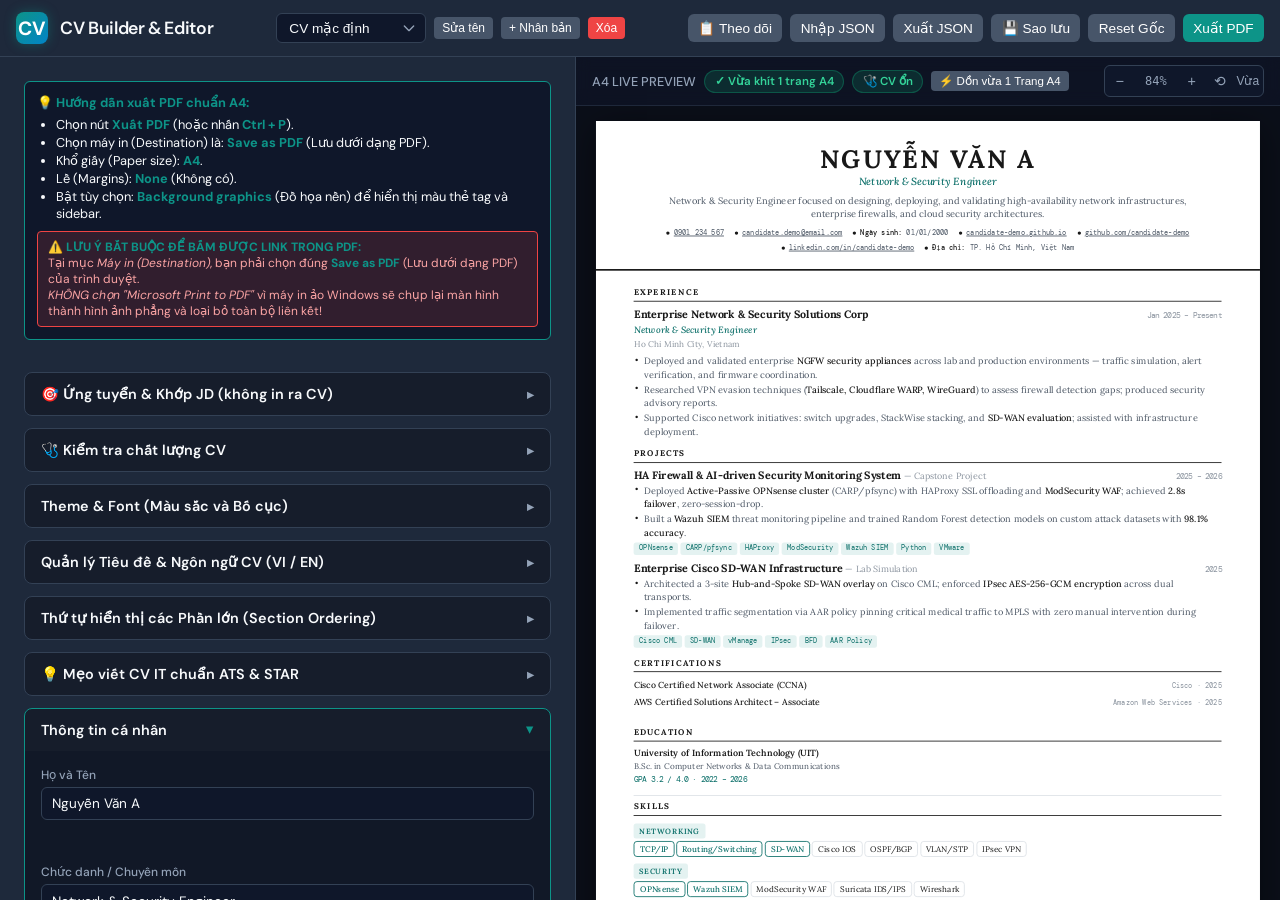
<file: index.html>
<!DOCTYPE html>
<html lang="en">
<head>
  <meta charset="UTF-8">
  <meta name="viewport" content="width=device-width, initial-scale=1.0">
  <title>CV Builder</title>
  
  <!-- Google Fonts -->
  <link rel="preconnect" href="https://fonts.googleapis.com" />
  <link rel="preconnect" href="https://fonts.gstatic.com" crossorigin />
  <link href="https://fonts.googleapis.com/css2?family=DM+Sans:wght@300;400;500;600;700&family=DM+Mono:wght@400;500&family=Inter:wght@300;400;500;600;700&family=Lora:ital,wght@0,400;0,500;0,600;0,700;1,400&family=Roboto:wght@300;400;500;700&display=swap" rel="stylesheet" />
  
  <!-- Application Stylesheet -->
  <link rel="stylesheet" href="style.css">
</head>
<body>

  <!-- App Header -->
  <header class="app-header">
    <div class="brand">
      <div class="brand-icon">CV</div>
      <div class="brand-title">
        <h1>CV Builder & Editor</h1>
        <p>Tạo & Quản lý nhiều phiên bản CV</p>
      </div>
    </div>
    
    <!-- Profile Version Selector -->
    <div class="profile-manager">
      <select id="profile-select" class="profile-select" title="Chọn phiên bản CV"></select>
      <button id="btn-rename-profile" class="btn btn-secondary btn-sm" title="Đổi tên phiên bản này">Sửa tên</button>
      <button id="btn-new-profile" class="btn btn-secondary btn-sm" title="Tạo bản sao mới">+ Nhân bản</button>
      <button id="btn-delete-profile" class="btn btn-danger btn-sm" title="Xóa phiên bản này">Xóa</button>
    </div>

    <!-- Actions Panel -->
    <div style="display: flex; gap: 0.5rem;">
      <button id="btn-tracker" class="btn btn-secondary" title="Bảng theo dõi các CV đã gửi / đang ứng tuyển">📋 Theo dõi</button>
      <button id="btn-import-json" class="btn btn-secondary" title="Nhập file JSON: một CV lẻ, hoặc file sao lưu (khôi phục toàn bộ)">Nhập JSON</button>
      <input type="file" id="import-file-input" accept=".json">
      
      <button id="btn-export-json" class="btn btn-secondary" title="Xuất dữ liệu CV ra file JSON">Xuất JSON</button>
      <button id="btn-backup" class="btn btn-secondary" title="Sao lưu TẤT CẢ phiên bản CV ra một file (khôi phục bằng nút Nhập JSON)">💾 Sao lưu</button>
      <button id="btn-reset-default" class="btn btn-secondary" title="Đặt lại dữ liệu gốc của phiên bản này">Reset Gốc</button>
      <button id="btn-export-pdf" class="btn" title="Xuất CV ra file PDF (hoặc phím Ctrl+P)">Xuất PDF</button>
    </div>
  </header>

  <!-- App Body Layout -->
  <div class="app-content">
    
    <!-- Left Editor Pane -->
    <aside class="editor-pane">
      
      <!-- Print Notice & Guides -->
      <div class="print-notice">
        <strong>💡 Hướng dẫn xuất PDF chuẩn A4:</strong>
        <ul style="padding-left: 1.2rem; margin-top: 0.25rem;">
          <li>Chọn nút <strong>Xuất PDF</strong> (hoặc nhấn <strong>Ctrl + P</strong>).</li>
          <li>Chọn máy in (Destination) là: <strong>Save as PDF</strong> (Lưu dưới dạng PDF).</li>
          <li>Khổ giấy (Paper size): <strong>A4</strong>.</li>
          <li>Lề (Margins): <strong>None</strong> (Không có).</li>
          <li>Bật tùy chọn: <strong>Background graphics</strong> (Đồ họa nền) để hiển thị màu thẻ tag và sidebar.</li>
        </ul>
        <div style="margin-top: 0.5rem; padding: 0.4rem 0.6rem; background: rgba(239, 68, 68, 0.15); border: 1px solid var(--app-danger); border-radius: 4px; font-size: 0.75rem; color: #fca5a5; line-height: 1.35;">
          <strong>⚠️ LƯU Ý BẮT BUỘC ĐỂ BẤM ĐƯỢC LINK TRONG PDF:</strong><br>
          Tại mục <em>Máy in (Destination)</em>, bạn phải chọn đúng <strong>Save as PDF</strong> (Lưu dưới dạng PDF) của trình duyệt.<br>
          <em>KHÔNG chọn "Microsoft Print to PDF"</em> vì máy in ảo Windows sẽ chụp lại màn hình thành hình ảnh phẳng và loại bỏ toàn bộ liên kết!
        </div>
      </div>

      <!-- Main Form (Dynamically rendered by app.js) -->
      <form id="editor-form" onsubmit="event.preventDefault();"></form>
    </aside>

    <!-- Right Live Preview Pane -->
    <main class="preview-pane">
      
      <!-- Preview Pane Toolbar -->
      <div class="preview-toolbar">
        <div style="display: flex; align-items: center; gap: 0.5rem;">
          <span style="font-size: 0.8rem; font-weight: 500; color: var(--app-text-muted);">A4 LIVE PREVIEW</span>
          <div id="a4-page-status" class="a4-status-badge fit" title="Trạng thái độ dài CV so với 1 trang A4">✓ Đúng 1 trang A4</div>
          <button id="lint-badge" type="button" class="a4-status-badge lint-badge fit" hidden>🩺</button>
          <button id="btn-auto-fit-page" class="btn btn-secondary btn-sm" style="font-size: 0.72rem; padding: 0.2rem 0.5rem;" title="Tự động căn chỉnh cỡ chữ & khoảng cách dồn khít 1 trang A4">⚡ Dồn vừa 1 Trang A4</button>
        </div>
        
        <!-- Zoom controls -->
        <div class="zoom-controls">
          <button id="btn-zoom-out" class="btn-icon" title="Thu nhỏ (Zoom Out)">−</button>
          <span id="zoom-display" class="zoom-display">85%</span>
          <button id="btn-zoom-in" class="btn-icon" title="Phóng to (Zoom In)">+</button>
          <button id="btn-zoom-reset" class="btn-icon" title="Cỡ chuẩn (100%)">⟲</button>
          <button id="btn-zoom-fit" class="btn-icon" style="font-size:0.75rem; padding: 0 0.2rem;" title="Tự động vừa khít">Vừa</button>
        </div>
      </div>
      
      <!-- Interactive Scaled CV Container -->
      <div class="preview-area">
        <div id="preview-scale-wrapper" class="page-wrapper">
          <!-- The rendered CV page -->
          <div id="preview-cv" class="page"></div>
        </div>
      </div>
    </main>

  </div>

  <!-- Application tracker overlay (opened from the "Theo dõi" button) -->
  <div id="tracker-overlay" class="tracker-overlay" hidden>
    <div class="tracker-panel" role="dialog" aria-modal="true" aria-labelledby="tracker-title">
      <div class="tracker-head">
        <h2 id="tracker-title">📋 Theo dõi ứng tuyển</h2>
        <div class="tracker-head-actions">
          <button id="btn-tracker-csv" class="btn btn-secondary btn-sm" title="Tải bảng này về dạng CSV (mở bằng Excel)">Xuất CSV</button>
          <button id="btn-tracker-close" class="btn btn-secondary btn-sm" title="Đóng (Esc)">Đóng ✕</button>
        </div>
      </div>
      <div id="tracker-summary" class="tracker-summary"></div>
      <div class="tracker-table-wrap">
        <table class="tracker-table">
          <thead>
            <tr><th>Phiên bản CV</th><th>Công ty</th><th>Vị trí</th><th>Trạng thái</th><th>Hạn nộp</th><th>Ngày gửi</th><th>JD</th></tr>
          </thead>
          <tbody id="tracker-body"></tbody>
        </table>
      </div>
      <p class="helper-text">Bấm vào một dòng để mở phiên bản CV đó. Thông tin điền ở mục "Ứng tuyển &amp; Khớp JD" của từng phiên bản. Dữ liệu chỉ lưu trên trình duyệt này.</p>
    </div>
  </div>

  <!-- Application Logic -->
  <script src="jd-match.js"></script>
  <script src="cv-lint.js"></script>
  <script src="app.js"></script>
</body>
</html>
</file>
<file: style.css>
/* ==========================================================================
   CV BUILDER APP LAYOUT & THEME (Editor and Dashboard Styles)
   ========================================================================== */

:root {
  --app-bg: #0f172a;
  --app-panel-bg: #1e293b;
  --app-border: #334155;
  --app-text: #f8fafc;
  --app-text-muted: #94a3b8;
  --app-primary: #0d9488;
  --app-primary-hover: #0f766e;
  --app-danger: #ef4444;
  --app-danger-hover: #dc2626;
  --app-secondary: #475569;
  --app-secondary-hover: #334155;
  --app-input-bg: #0f172a;
  --app-input-focus: #14b8a6;
}

* {
  box-sizing: border-box;
  margin: 0;
  padding: 0;
}

body {
  font-family: 'DM Sans', sans-serif;
  background-color: var(--app-bg);
  color: var(--app-text);
  height: 100vh;
  overflow: hidden;
  display: flex;
  flex-direction: column;
}

a {
  color: inherit;
  text-decoration: none;
}

/* Scrollbar styling */
::-webkit-scrollbar {
  width: 6px;
  height: 6px;
}
::-webkit-scrollbar-track {
  background: var(--app-bg);
}
::-webkit-scrollbar-thumb {
  background: var(--app-border);
  border-radius: 3px;
}
::-webkit-scrollbar-thumb:hover {
  background: var(--app-text-muted);
}

/* Header */
.app-header {
  background-color: var(--app-panel-bg);
  border-bottom: 1px solid var(--app-border);
  padding: 0.75rem 1.5rem;
  display: flex;
  align-items: center;
  justify-content: space-between;
  z-index: 10;
  flex-shrink: 0;
}

.brand {
  display: flex;
  align-items: center;
  gap: 0.75rem;
}

.brand-icon {
  width: 32px;
  height: 32px;
  background: linear-gradient(135deg, var(--app-primary), #0284c7);
  border-radius: 8px;
  display: flex;
  align-items: center;
  justify-content: center;
  font-weight: bold;
  color: #fff;
  font-size: 1.2rem;
  box-shadow: 0 0 12px rgba(13, 148, 136, 0.4);
}

.brand-title h1 {
  font-size: 1.1rem;
  font-weight: 600;
  letter-spacing: -0.02em;
}

.brand-title p {
  font-size: 0.75rem;
  color: var(--app-text-muted);
}

/* Profile Manager */
.profile-manager {
  display: flex;
  align-items: center;
  gap: 0.5rem;
}

.profile-select {
  background-color: var(--app-input-bg);
  border: 1px solid var(--app-border);
  color: var(--app-text);
  padding: 0.4rem 2rem 0.4rem 0.75rem;
  border-radius: 6px;
  font-size: 0.85rem;
  cursor: pointer;
  outline: none;
  background-image: url("data:image/svg+xml,%3Csvg xmlns='http://www.w3.org/2000/svg' fill='none' viewBox='0 0 24 24' stroke='%2394a3b8'%3E%3Cpath stroke-linecap='round' stroke-linejoin='round' stroke-width='2' d='M19 9l-7 7-7-7'/%3E%3C/svg%3E");
  background-repeat: no-repeat;
  background-position: right 0.5rem center;
  background-size: 1rem;
  appearance: none;
  min-width: 180px;
  transition: border-color 0.2s;
}

.profile-select:focus {
  border-color: var(--app-input-focus);
}

/* Main Layout */
.app-content {
  display: flex;
  flex: 1;
  overflow: hidden;
  height: calc(100vh - 60px);
}

/* Editor Panel (Left) */
.editor-pane {
  width: 45%;
  min-width: 400px;
  background-color: var(--app-panel-bg);
  border-right: 1px solid var(--app-border);
  display: flex;
  flex-direction: column;
  overflow-y: auto;
  padding: 1.5rem;
  gap: 1rem;
}

/* Preview Panel (Right) */
.preview-pane {
  flex: 1;
  background-color: #0b0f19;
  display: flex;
  flex-direction: column;
  position: relative;
  overflow: hidden;
}

/* Preview Actions Bar */
.preview-toolbar {
  background-color: rgba(15, 23, 42, 0.6);
  backdrop-filter: blur(8px);
  padding: 0.5rem 1rem;
  border-bottom: 1px solid rgba(51, 65, 85, 0.5);
  display: flex;
  justify-content: space-between;
  align-items: center;
  position: absolute;
  top: 0;
  left: 0;
  right: 0;
  z-index: 5;
}

.zoom-controls {
  display: flex;
  align-items: center;
  gap: 0.25rem;
  background: var(--app-input-bg);
  padding: 0.2rem;
  border-radius: 6px;
  border: 1px solid var(--app-border);
}

.zoom-display {
  font-size: 0.75rem;
  font-family: monospace;
  padding: 0 0.5rem;
  min-width: 40px;
  text-align: center;
  color: var(--app-text-muted);
}

/* A4 Page Height Status Badge */
.a4-status-badge {
  font-size: 0.72rem;
  font-weight: 600;
  padding: 0.2rem 0.6rem;
  border-radius: 12px;
  display: inline-flex;
  align-items: center;
  gap: 0.3rem;
  transition: all 0.2s;
}

.a4-status-badge.fit {
  background-color: rgba(16, 185, 129, 0.15);
  color: #34d399;
  border: 1px solid rgba(16, 185, 129, 0.3);
}

.a4-status-badge.warning {
  background-color: rgba(245, 158, 11, 0.15);
  color: #fbbf24;
  border: 1px solid rgba(245, 158, 11, 0.3);
}

.a4-status-badge.over {
  background-color: rgba(239, 68, 68, 0.2);
  color: #fca5a5;
  border: 1px solid rgba(239, 68, 68, 0.4);
  animation: pulse 2s infinite;
}

@keyframes pulse {
  0% { opacity: 0.8; }
  50% { opacity: 1; }
  100% { opacity: 0.8; }
}

/* CV A4 Wrapper with scale scaling */
.preview-area {
  flex: 1;
  overflow: auto;
  padding: 4rem 1rem 2rem 1rem;
  display: flex;
  justify-content: center;
  align-items: flex-start;
}

.page-wrapper {
  transform-origin: top center;
  transition: transform 0.2s ease-out;
  box-shadow: 0 10px 40px rgba(0, 0, 0, 0.5);
  margin-bottom: 2rem;
}

/* Print Notice */
.print-notice {
  background-color: #0f172a;
  border: 1px solid var(--app-primary);
  border-radius: 6px;
  padding: 0.75rem;
  margin-bottom: 1rem;
  font-size: 0.8rem;
  color: var(--app-text);
  line-height: 1.4;
}
.print-notice strong {
  color: var(--app-primary);
}

/* UI Elements */
.btn {
  background-color: var(--app-primary);
  color: #fff;
  border: none;
  padding: 0.45rem 0.9rem;
  border-radius: 6px;
  font-size: 0.85rem;
  font-weight: 500;
  cursor: pointer;
  display: inline-flex;
  align-items: center;
  justify-content: center;
  gap: 0.4rem;
  transition: all 0.2s;
  outline: none;
}

.btn:hover {
  background-color: var(--app-primary-hover);
}

.btn-secondary {
  background-color: var(--app-secondary);
}
.btn-secondary:hover {
  background-color: var(--app-secondary-hover);
}

.btn-danger {
  background-color: var(--app-danger);
}
.btn-danger:hover {
  background-color: var(--app-danger-hover);
}

.btn-sm {
  padding: 0.25rem 0.5rem;
  font-size: 0.75rem;
  border-radius: 4px;
}

.btn-block {
  display: flex;
  width: 100%;
}

.btn-icon {
  background: transparent;
  border: none;
  color: var(--app-text-muted);
  cursor: pointer;
  width: 24px;
  height: 24px;
  display: inline-flex;
  align-items: center;
  justify-content: center;
  border-radius: 4px;
  font-size: 0.9rem;
  transition: all 0.15s;
}
.btn-icon:hover:not(:disabled) {
  background-color: rgba(255, 255, 255, 0.1);
  color: var(--app-text);
}
.btn-icon:disabled {
  opacity: 0.25;
  cursor: not-allowed;
}
.btn-icon.text-danger:hover {
  background-color: rgba(239, 68, 68, 0.15);
  color: var(--app-danger);
}

/* Accordion sections for Editor */
.editor-section {
  background-color: #111827;
  border: 1px solid var(--app-border);
  border-radius: 8px;
  margin-bottom: 0.75rem;
  overflow: hidden;
  transition: border-color 0.2s;
}

.editor-section[open] {
  border-color: var(--app-primary);
}

.editor-section-title {
  padding: 0.75rem 1rem;
  font-weight: 600;
  font-size: 0.9rem;
  cursor: pointer;
  user-select: none;
  background-color: rgba(255, 255, 255, 0.02);
  outline: none;
  list-style: none;
  display: flex;
  justify-content: space-between;
  align-items: center;
  color: var(--app-text);
}

.editor-section-title::-webkit-details-marker {
  display: none;
}

.editor-section-title::after {
  content: "▸";
  transition: transform 0.2s;
  color: var(--app-text-muted);
  font-size: 0.8rem;
}

.editor-section[open] .editor-section-title::after {
  transform: rotate(90deg);
  color: var(--app-primary);
}

.editor-section-title:hover {
  background-color: rgba(255, 255, 255, 0.04);
}

/* Inside active details */
.editor-section > *:not(summary) {
  padding: 1rem;
  animation: slideDown 0.2s ease-out;
}

@keyframes slideDown {
  from { opacity: 0; transform: translateY(-5px); }
  to { opacity: 1; transform: translateY(0); }
}

/* Form Groups */
.form-group {
  margin-bottom: 0.75rem;
}

.form-group.mb-1 {
  margin-bottom: 0.35rem;
}

.form-group.half {
  flex: 1;
}

.form-group-row {
  display: flex;
  gap: 0.75rem;
}

.form-group label {
  display: block;
  font-size: 0.75rem;
  font-weight: 500;
  color: var(--app-text-muted);
  margin-bottom: 0.25rem;
}

.form-control {
  width: 100%;
  background-color: var(--app-input-bg);
  border: 1px solid var(--app-border);
  color: var(--app-text);
  padding: 0.45rem 0.6rem;
  border-radius: 6px;
  font-size: 0.85rem;
  font-family: inherit;
  outline: none;
  transition: border-color 0.2s;
}

.form-control:focus {
  border-color: var(--app-input-focus);
}

textarea.form-control {
  resize: vertical;
}

/* Color Picker input */
.form-group-color {
  margin-bottom: 0.5rem;
}
.color-picker-container {
  display: flex;
  gap: 0.5rem;
  align-items: center;
}
.color-picker-container input[type="color"] {
  border: none;
  width: 32px;
  height: 32px;
  border-radius: 6px;
  background: transparent;
  cursor: pointer;
  flex-shrink: 0;
}
.form-control-color-text {
  text-transform: uppercase;
  font-family: monospace;
}

/* Quick Color Schemes */
.color-schemes {
  display: flex;
  gap: 0.35rem;
  margin-top: 0.4rem;
  margin-bottom: 0.75rem;
}
.scheme-btn {
  flex: 1;
  height: 28px;
  border-radius: 4px;
  border: 1px solid var(--app-border);
  cursor: pointer;
  font-size: 0.7rem;
  font-weight: 500;
  color: #fff;
  display: flex;
  align-items: center;
  justify-content: center;
  transition: all 0.15s;
}
.scheme-btn:hover {
  transform: translateY(-1px);
  box-shadow: 0 2px 6px rgba(0,0,0,0.2);
}
.scheme-btn.navy { background-color: #0c4a6e; border-color: #0284c7; }
.scheme-btn.teal { background-color: #0a6e68; border-color: #0d9488; }
.scheme-btn.emerald { background-color: #065f46; border-color: #10b981; }
.scheme-btn.slate { background-color: #334155; border-color: #64748b; }

/* Slider Style */
.slider-container {
  display: flex;
  align-items: center;
}
.form-slider {
  flex: 1;
  height: 6px;
  border-radius: 3px;
  background: var(--app-border);
  outline: none;
  cursor: pointer;
  accent-color: var(--app-primary);
}

/* Dynamic cards list inside editor */
.list-items-container {
  display: flex;
  flex-direction: column;
  gap: 0.75rem;
}

.item-card {
  border: 1px solid var(--app-border);
  border-radius: 6px;
  background-color: rgba(255, 255, 255, 0.01);
  overflow: hidden;
}

.card-header {
  background-color: rgba(255, 255, 255, 0.03);
  padding: 0.5rem 0.75rem;
  border-bottom: 1px solid var(--app-border);
  display: flex;
  justify-content: space-between;
  align-items: center;
  font-size: 0.8rem;
  font-weight: 500;
  color: var(--app-text-muted);
}

.card-actions {
  display: flex;
  gap: 0.15rem;
}

.card-body {
  padding: 0.75rem;
}

/* Bullet list edits inside cards */
.bullet-inputs-list {
  display: flex;
  flex-direction: column;
  gap: 0.4rem;
  margin-top: 0.25rem;
  margin-bottom: 0.5rem;
}
.bullet-item-row {
  display: flex;
  gap: 0.4rem;
  align-items: flex-start;
}
.bullet-row-actions {
  display: flex;
  gap: 0.1rem;
  margin-top: 0.25rem;
}
.bullet-text-input {
  min-height: 40px;
}

/* Skill Editor Pill styling */
.skills-editor-container {
  display: flex;
  flex-direction: column;
  gap: 1rem;
}
.skill-category-box {
  background-color: rgba(255, 255, 255, 0.02);
  border: 1px solid var(--app-border);
  border-radius: 6px;
  padding: 0.75rem;
}
.skill-cat-header {
  display: flex;
  justify-content: space-between;
  align-items: center;
  margin-bottom: 0.5rem;
}
.input-inline {
  background: transparent;
  border: none;
  border-bottom: 1px dashed var(--app-border);
  color: var(--app-text);
  font-weight: 600;
  font-size: 0.85rem;
  padding: 0.1rem 0;
  outline: none;
  width: 70%;
}
.input-inline:focus {
  border-bottom-color: var(--app-input-focus);
}

.helper-text {
  font-size: 0.75rem;
  color: var(--app-text-muted);
  line-height: 1.35;
}
.helper-text code {
  color: #2dd4bf;
  background: rgba(45, 212, 191, 0.1);
  padding: 0.1rem 0.3rem;
  border-radius: 3px;
}
.items-row-align {
  align-items: center;
}
.mt-1 { margin-top: 0.25rem; }
.mt-2 { margin-top: 0.5rem; }
.text-danger {
  color: var(--app-danger);
}

/* File Upload input */
#import-file-input {
  display: none;
}


/* ==========================================================================
   CV TEMPLATE STYLES (Dynamic Relative Units for Scaling & Clickable Links)
   ========================================================================== */

/* Core Layout Page */
.page {
  width: 210mm;
  min-height: 297mm;
  background: #fff;
  color: var(--t);
  font-size: 9.8pt; /* Base font size dynamically scaled by app.js slider */
  line-height: 1.48;
  text-align: left;
}

/* Global Link styles in CV */
.page a {
  color: var(--m);
  text-decoration: underline;
  text-underline-offset: 2px;
  cursor: pointer;
  display: inline-block;
  position: relative;
  z-index: 10;
}

.page a:hover {
  color: var(--a);
}

.hd {
  padding: 8mm 10mm 6mm 10mm;
  border-bottom: 2.5px solid var(--a);
}

.hd-name {
  font-size: 2.245em; /* 22pt relative to 9.8pt */
  font-weight: 600;
  letter-spacing: -0.03em;
  line-height: 1;
  margin-bottom: 0.18rem;
}

.hd-role {
  font-size: 0.918em; /* 9pt relative */
  font-weight: 500;
  color: var(--a);
  margin-bottom: 0.4rem;
}

.hd-sum {
  font-size: 0.857em; /* 8.4pt relative */
  color: var(--m);
  line-height: 1.6;
}

.hd-ct {
  display: flex;
  flex-direction: column;
  gap: 0.22rem;
}

.ci {
  display: flex;
  align-items: center;
  gap: 0.3rem;
  font-size: 0.796em; /* 7.8pt relative */
  color: var(--m);
  font-family: "DM Mono", monospace;
  white-space: nowrap;
}

.ci a {
  color: var(--m);
  text-decoration: underline;
  text-underline-offset: 1px;
  display: inline-block;
}

.ci a:hover {
  color: var(--a);
}

.dot {
  width: 4px;
  height: 4px;
  border-radius: 50%;
  background: var(--a);
  flex-shrink: 0;
}

.main {
  min-width: 0;
}

.side {
  min-width: 0;
}

.sec {
  margin-bottom: 0.72rem;
}

.sec:last-child {
  margin-bottom: 0;
}

.sec-t {
  font-size: 0.663em; /* 6.5pt relative */
  font-weight: 600;
  letter-spacing: 0.18em;
  text-transform: uppercase;
  color: var(--a);
  margin-bottom: 0.4rem;
  padding-bottom: 0.18rem;
  border-bottom: 1px solid var(--b);
}

.en {
  margin-bottom: 0.55rem;
}

.en:last-child {
  margin-bottom: 0;
}

.en-hd {
  display: flex;
  justify-content: space-between;
  align-items: baseline;
  gap: 0.3rem;
  margin-bottom: 0.05rem;
}

.en-t {
  font-size: 0.959em; /* 9.4pt relative */
  font-weight: 600;
  color: var(--t);
  line-height: 1.2;
}

.en-tn {
  font-weight: 400;
  color: var(--m2);
  font-size: 0.837em; /* 8.2pt relative */
}

.en-p {
  font-family: "DM Mono", monospace;
  font-size: 0.714em; /* 7pt relative */
  color: var(--m2);
  white-space: nowrap;
  flex-shrink: 0;
}

.en-r {
  font-size: 0.837em; /* 8.2pt relative */
  color: var(--a);
  font-weight: 500;
  margin-bottom: 0.2rem;
}

.en-l {
  font-size: 0.765em; /* 7.5pt relative */
  color: var(--m2);
  margin-bottom: 0.22rem;
}

ul.bl {
  list-style: none;
  display: flex;
  flex-direction: column;
  gap: 0.08rem;
  padding-left: 0.75rem;
}

ul.bl li {
  font-size: 0.837em; /* 8.2pt relative */
  color: var(--m);
  line-height: 1.5;
  position: relative;
}

ul.bl li::before {
  content: "▸";
  position: absolute;
  left: -0.7rem;
  color: var(--a);
  font-size: 0.732em; /* 6pt relative to 8.2pt */
  top: 0.18rem;
}

ul.bl li strong {
  color: var(--t);
  font-weight: 500;
}

.tags {
  display: flex;
  flex-wrap: wrap;
  gap: 0.18rem;
  margin-top: 0.2rem;
}

.tag {
  font-family: "DM Mono", monospace;
  font-size: 0.643em; /* 6.3pt relative */
  color: var(--a);
  background: var(--al);
  padding: 0.08rem 0.4rem;
  border-radius: 3px;
}

.cert-item {
  font-size: 0.796em; /* 7.8pt relative */
}

.cert-date {
  font-size: 0.833em; /* relative to cert-item */
}

.edu-s {
  font-size: 0.816em; /* 8pt relative */
  font-weight: 600;
  color: var(--t);
  line-height: 1.3;
  margin-bottom: 0.15rem;
}

.edu-m {
  font-size: 0.745em; /* 7.3pt relative */
  color: var(--m);
  line-height: 1.38;
  margin-bottom: 0.12rem;
}

.edu-g {
  font-family: "DM Mono", monospace;
  font-size: 0.714em; /* 7pt relative */
  color: var(--a);
}

.sb {
  margin-bottom: 0.4rem;
}

.sb:last-child {
  margin-bottom: 0;
}

.sb-t {
  font-size: 0.694em; /* 6.8pt relative */
  font-weight: 600;
  letter-spacing: 0.1em;
  text-transform: uppercase;
  color: var(--a);
  background: var(--al);
  padding: 0.12rem 0.38rem;
  border-radius: 3px;
  display: inline-block;
  margin-bottom: 0.22rem;
}

.pills {
  display: flex;
  flex-wrap: wrap;
  gap: 0.16rem;
}

.pl {
  font-size: 0.745em; /* 7.3pt relative */
  color: var(--t);
  background: #fff;
  border: 1px solid var(--b);
  padding: 0.1rem 0.38rem;
  border-radius: 4px;
  line-height: 1.38;
}

.pl.p {
  border-color: var(--a);
  color: var(--a);
  font-weight: 500;
}

.div {
  height: 1px;
  background: var(--b);
  margin: 0.4rem 0;
}

.lang {
  display: flex;
  justify-content: space-between;
  align-items: baseline;
  gap: 0.3rem;
  font-size: 0.775em; /* 7.6pt relative */
  margin-bottom: 0.16rem;
}

.ln {
  color: var(--t);
  font-weight: 500;
}

.ll {
  color: var(--m2);
  font-size: 0.921em; /* 7pt relative to 7.6pt */
  text-align: right;
  white-space: nowrap;
}

/* --- Spacing Density Modes --- */
.page.density-compact .sec { margin-bottom: 0.52rem; }
.page.density-compact .en { margin-bottom: 0.4rem; }
.page.density-compact .hd { padding: 6mm 10mm 4.5mm 10mm; }
.page.density-compact .main { padding: 4.5mm 6mm 5mm 9mm; }
.page.density-compact .side { padding: 4.5mm 4mm 5mm 5mm; }
.page.density-compact ul.bl { gap: 0.04rem; }

.page.density-tight .sec { margin-bottom: 0.35rem; }
.page.density-tight .en { margin-bottom: 0.28rem; }
.page.density-tight .hd { padding: 4mm 8mm 3mm 8mm; }
.page.density-tight .main { padding: 3mm 5mm 4mm 7mm; }
.page.density-tight .side { padding: 3mm 3mm 4mm 4mm; }
.page.density-tight ul.bl { gap: 0.02rem; }
.page.density-tight .div { margin: 0.25rem 0; }

/* Section Reordering Controls in Editor */
.section-reorder-list {
  display: flex;
  flex-direction: column;
  gap: 0.4rem;
  margin-top: 0.4rem;
}

.section-reorder-item {
  display: flex;
  align-items: center;
  justify-content: space-between;
  background: rgba(255, 255, 255, 0.03);
  border: 1px solid var(--app-border);
  padding: 0.4rem 0.6rem;
  border-radius: 6px;
  font-size: 0.82rem;
  color: var(--app-text);
}

.section-reorder-item strong {
  color: var(--app-primary);
}


/* ==========================================================================
   TEMPLATE VARIATIONS (Bố cục Độc bản cho CV Quốc tế & IT)
   ========================================================================== */

/* --- Mẫu 4. Minimalist Engineering (1 cột tối giản chuẩn ATS) --- */
.page.tpl-minimal {
  display: flex;
  flex-direction: column;
}
.page.tpl-minimal .hd {
  display: grid;
  grid-template-columns: 1fr auto;
  gap: 1.5rem;
  align-items: start;
  padding: 8mm 10mm 6mm 10mm;
}
.page.tpl-minimal .hd-sum {
  max-width: 500px;
}
.page.tpl-minimal .hd-ct {
  align-items: flex-end;
}
.page.tpl-minimal .main {
  padding: 6mm 10mm 4mm 10mm;
  width: 100%;
}
.page.tpl-minimal .side {
  padding: 4mm 10mm 8mm 10mm;
  width: 100%;
  background: transparent !important;
  border-left: none !important;
}
.page.tpl-minimal .side .sec {
  margin-bottom: 0.72rem;
}
.page.tpl-minimal .side .sb {
  margin-bottom: 0.55rem;
  display: flex;
  align-items: baseline;
  gap: 0.8rem;
}
.page.tpl-minimal .side .sb-t {
  min-width: 90px;
  flex-shrink: 0;
  margin-bottom: 0;
}
.page.tpl-minimal .side .pills {
  display: flex;
  flex-wrap: wrap;
  gap: 0.2rem;
}

/* --- 4. Mẫu Harvard Standard (Chuẩn Harvard / IVY League - 1 cột Sang trọng & Chuyên nghiệp) --- */
.page.tpl-harvard {
  display: flex;
  flex-direction: column;
  font-family: 'Lora', 'Georgia', 'Times New Roman', serif;
}

.page.tpl-harvard .hd {
  text-align: center;
  padding: 8mm 12mm 5mm 12mm;
  border-bottom: 2px solid var(--t);
  display: flex;
  flex-direction: column;
  align-items: center;
}

.page.tpl-harvard .hd-name {
  font-family: 'Lora', 'Georgia', serif;
  font-size: 2.3em;
  font-weight: 700;
  text-transform: uppercase;
  letter-spacing: 0.08em;
  color: var(--t);
  margin-bottom: 0.15rem;
}

.page.tpl-harvard .hd-role {
  font-family: 'Lora', 'Georgia', serif;
  font-size: 0.95em;
  font-weight: 500;
  font-style: italic;
  color: var(--a);
  margin-bottom: 0.35rem;
}

.page.tpl-harvard .hd-sum {
  max-width: 620px;
  margin: 0.35rem auto 0.5rem auto;
  font-size: 0.85em;
  color: var(--m);
  line-height: 1.5;
  text-align: center;
}

.page.tpl-harvard .hd-ct {
  display: flex;
  flex-direction: row;
  flex-wrap: wrap;
  justify-content: center;
  gap: 0.4rem 0.8rem;
  align-items: center;
  font-family: 'DM Mono', monospace;
  font-size: 0.78em;
}

.page.tpl-harvard .ci .dot {
  background: var(--t);
}

.page.tpl-harvard .main {
  padding: 5mm 12mm 3mm 12mm;
  width: 100%;
}

.page.tpl-harvard .side {
  padding: 2mm 12mm 8mm 12mm;
  width: 100%;
  background: transparent !important;
  border-left: none !important;
}

.page.tpl-harvard .sec-t {
  font-family: 'Lora', 'Georgia', serif;
  font-size: 0.75em;
  font-weight: 700;
  letter-spacing: 0.15em;
  text-transform: uppercase;
  color: var(--t);
  border-bottom: 1.5px solid var(--t);
  padding-bottom: 0.15rem;
  margin-bottom: 0.45rem;
}

.page.tpl-harvard .en-t {
  font-family: 'Lora', 'Georgia', serif;
  font-size: 0.98em;
  font-weight: 700;
}

.page.tpl-harvard .en-r {
  font-style: italic;
  font-family: 'Lora', 'Georgia', serif;
}

.page.tpl-harvard ul.bl li::before {
  content: "•";
  color: var(--t);
  font-size: 0.9em;
  left: -0.65rem;
  top: 0.05rem;
}


/* --- 5. Mẫu Modern Tech Slate (Header Băng Đen / Nền Màu Nổi Bật) --- */
.page.tpl-slate-banner {
  display: grid;
  grid-template-columns: 1fr 56mm;
  grid-template-rows: auto 1fr;
}

.page.tpl-slate-banner .hd {
  grid-column: 1 / -1;
  background: var(--a);
  color: #ffffff;
  padding: 8mm 10mm 7mm 10mm;
  border-bottom: none;
  display: flex;
  flex-direction: column;
  justify-content: space-between;
  gap: 0.5rem;
}

.page.tpl-slate-banner .hd-name {
  color: #ffffff;
  font-size: 2.3em;
  font-weight: 700;
  letter-spacing: -0.02em;
}

.page.tpl-slate-banner .hd-role {
  color: var(--al);
  font-size: 0.95em;
  font-weight: 500;
  margin-bottom: 0.2rem;
}

.page.tpl-slate-banner .hd-sum {
  color: rgba(255, 255, 255, 0.92);
  font-size: 0.85em;
  line-height: 1.5;
  max-width: 580px;
}

.page.tpl-slate-banner .hd-ct {
  display: flex;
  flex-direction: row;
  flex-wrap: wrap;
  gap: 0.4rem 1rem;
  align-items: center;
}

.page.tpl-slate-banner .ci,
.page.tpl-slate-banner .ci a {
  color: rgba(255, 255, 255, 0.95) !important;
}

.page.tpl-slate-banner .ci .dot {
  background: #ffffff !important;
}

.page.tpl-slate-banner .main {
  grid-column: 1;
  grid-row: 2;
  padding: 6mm 7mm 7mm 10mm;
}

.page.tpl-slate-banner .side {
  grid-column: 2;
  grid-row: 2;
  background: var(--sb);
  border-left: 1px solid var(--b);
  padding: 6mm 5mm 7mm 6mm;
}


/* --- 6. Mẫu Silicon Valley Accent (Accent Vạch Màu Trái & Tag Nổi Bật) --- */
.page.tpl-silicon-valley {
  display: grid;
  grid-template-columns: 1fr 58mm;
  grid-template-rows: auto 1fr;
}

.page.tpl-silicon-valley .hd {
  grid-column: 1 / -1;
  display: grid;
  grid-template-columns: 1fr auto;
  gap: 1rem;
  align-items: start;
  padding: 8mm 10mm 6mm 10mm;
  border-bottom: 2px solid var(--b);
}

.page.tpl-silicon-valley .hd-name {
  font-size: 2.3em;
  font-weight: 700;
  color: var(--t);
}

.page.tpl-silicon-valley .hd-role {
  color: var(--a);
  font-weight: 600;
}

.page.tpl-silicon-valley .sec-t {
  border-left: 4px solid var(--a);
  border-bottom: none;
  background: var(--al);
  padding: 0.22rem 0.5rem;
  font-size: 0.7em;
  font-weight: 700;
  border-radius: 0 4px 4px 0;
  color: var(--a);
  margin-bottom: 0.5rem;
  letter-spacing: 0.12em;
}

.page.tpl-silicon-valley .main {
  grid-column: 1;
  grid-row: 2;
  padding: 6mm 7mm 7mm 10mm;
}

.page.tpl-silicon-valley .side {
  grid-column: 2;
  grid-row: 2;
  background: rgba(247, 249, 250, 0.5);
  border-left: 1px solid var(--b);
  padding: 6mm 5mm 7mm 6mm;
}

.page.tpl-silicon-valley .pl.p {
  background: var(--a);
  color: #ffffff;
  border-color: var(--a);
  font-weight: 600;
}


/* ==========================================================================
   PRINT STYLES (@media print)
   ========================================================================== */

@media print {
  /* Reset document for clean printing */
  html, body {
    background-color: #fff !important;
    color: #000 !important;
    height: auto !important;
    overflow: visible !important;
    font-family: "DM Sans", sans-serif;
  }

  /* Hide app header, editor panel, toolbar and zoom displays */
  .app-header,
  .editor-pane,
  .preview-toolbar,
  #btn-export-pdf,
  .print-notice {
    display: none !important;
  }

  /* Re-configure preview container to span full page width */
  .preview-pane {
    background-color: transparent !important;
    position: static !important;
    overflow: visible !important;
    flex: none !important;
    width: 100% !important;
    height: auto !important;
  }

  .preview-area {
    padding: 0 !important;
    margin: 0 !important;
    overflow: visible !important;
    display: block !important;
    width: 100% !important;
    height: auto !important;
  }

  /* Reset zoom transform so scale is exactly 100% print scale */
  .page-wrapper {
    transform: none !important;
    box-shadow: none !important;
    margin: 0 !important;
    padding: 0 !important;
    width: 210mm !important;
    height: 297mm !important;
    page-break-after: avoid;
    page-break-inside: avoid;
  }

  /* The actual CV page container */
  .page {
    margin: 0 !important;
    box-shadow: none !important;
    background: #fff !important;
    width: 210mm !important;
    min-height: 297mm !important;
    height: 297mm !important;
    /* Force browser to render background colors and border colors exactly */
    -webkit-print-color-adjust: exact !important;
    print-color-adjust: exact !important;
  }

  /* Ensure all <a> tags produce non-zero layout fragments for Skia PDF Annotations */
  .page a, .ci a, .cert-item a {
    display: inline-block !important;
    position: relative !important;
    z-index: 100 !important;
    color: var(--a) !important;
    text-decoration: underline !important;
    text-underline-offset: 1.5px !important;
    cursor: pointer !important;
    -webkit-print-color-adjust: exact !important;
    print-color-adjust: exact !important;
  }

  .page.tpl-slate-banner .ci a {
    color: #ffffff !important;
  }

  .ci {
    display: block !important;
  }

  .ci .dot {
    display: inline-block !important;
    vertical-align: middle !important;
    margin-right: 0.2rem !important;
  }

  .page.tpl-harvard .hd-ct,
  .page.tpl-slate-banner .hd-ct {
    display: flex !important;
    flex-direction: row !important;
    flex-wrap: wrap !important;
    justify-content: center !important;
  }

  .page.tpl-harvard .ci,
  .page.tpl-slate-banner .ci {
    display: inline-block !important;
    margin: 0 0.3rem !important;
  }

  /* Keep original media print adjustments for safety */
  .sec { margin-bottom: 0.32rem; }
  .en  { margin-bottom: 0.22rem; }
  .hd  { padding: 5mm 10mm 4mm 10mm; }
  .main { padding: 3.5mm 6mm 5mm 9mm; }
  .side { padding: 3.5mm 4mm 5mm 5mm; }
  .tags { margin-top: 0.08rem; gap: 0.1rem; }
  .sb { margin-bottom: 0.28rem; }
  ul.bl { gap: 0.04rem; }
  .div { margin: 0.28rem 0; }
}

@page {
  size: A4;
  margin: 0;
}


/* ==========================================================================
   JD MATCHER + APPLICATION TRACKER
   ========================================================================== */
.jd-result { margin-top: 0.75rem; }
.btn-analyze-jd { margin-top: 0.25rem; }

.jd-score {
  display: flex;
  align-items: baseline;
  gap: 0.6rem;
  margin-bottom: 0.35rem;
}
.jd-score-num { font-size: 1.6rem; font-weight: 700; line-height: 1; }
.jd-score-label { font-size: 0.78rem; color: var(--app-text-muted); }
.jd-score-good .jd-score-num { color: #34d399; }
.jd-score-mid .jd-score-num { color: #fbbf24; }
.jd-score-low .jd-score-num { color: #fca5a5; }

.jd-bar {
  height: 6px;
  background: var(--app-input-bg);
  border: 1px solid var(--app-border);
  border-radius: 999px;
  overflow: hidden;
  margin-bottom: 0.75rem;
}
.jd-bar-fill { height: 100%; background: var(--app-primary); transition: width 0.3s; }
.jd-score-good + .jd-bar .jd-bar-fill { background: #10b981; }
.jd-score-mid + .jd-bar .jd-bar-fill { background: #f59e0b; }
.jd-score-low + .jd-bar .jd-bar-fill { background: #ef4444; }

.jd-group { margin-bottom: 0.7rem; }
.jd-group-title { font-size: 0.74rem; font-weight: 600; color: var(--app-text-muted); margin-bottom: 0.3rem; }
.jd-chips { display: flex; flex-wrap: wrap; gap: 0.3rem; }
.jd-chip {
  font-size: 0.72rem;
  padding: 0.15rem 0.5rem;
  border-radius: 999px;
  border: 1px solid transparent;
  white-space: nowrap;
}
.jd-chip-ok { background: rgba(16, 185, 129, 0.15); color: #34d399; border-color: rgba(16, 185, 129, 0.3); }
.jd-chip-miss { background: rgba(239, 68, 68, 0.15); color: #fca5a5; border-color: rgba(239, 68, 68, 0.35); }
.jd-chip-neutral { background: rgba(148, 163, 184, 0.12); color: var(--app-text-muted); border-color: var(--app-border); }

.tracker-overlay {
  position: fixed;
  inset: 0;
  z-index: 1000;
  background: rgba(2, 6, 23, 0.7);
  display: flex;
  align-items: center;
  justify-content: center;
  padding: 1.5rem;
}
.tracker-overlay[hidden] { display: none; }
.tracker-panel {
  background: var(--app-panel-bg);
  border: 1px solid var(--app-border);
  border-radius: 10px;
  width: min(980px, 100%);
  max-height: 85vh;
  display: flex;
  flex-direction: column;
  padding: 1rem 1.25rem;
  box-shadow: 0 20px 60px rgba(0, 0, 0, 0.5);
}
.tracker-head { display: flex; align-items: center; justify-content: space-between; gap: 1rem; margin-bottom: 0.6rem; }
.tracker-head h2 { font-size: 1.05rem; }
.tracker-head-actions { display: flex; gap: 0.4rem; }
.tracker-summary { display: flex; flex-wrap: wrap; gap: 0.35rem; margin-bottom: 0.7rem; min-height: 1.4rem; }
.tracker-table-wrap { overflow: auto; border: 1px solid var(--app-border); border-radius: 8px; margin-bottom: 0.6rem; }
.tracker-table { width: 100%; border-collapse: collapse; font-size: 0.82rem; }
.tracker-table th {
  position: sticky;
  top: 0;
  background: var(--app-bg);
  text-align: left;
  padding: 0.5rem 0.65rem;
  font-weight: 600;
  color: var(--app-text-muted);
  border-bottom: 1px solid var(--app-border);
}
.tracker-table td { padding: 0.5rem 0.65rem; border-bottom: 1px solid var(--app-border); }
.tracker-table tbody tr { cursor: pointer; }
.tracker-table tbody tr:hover { background: rgba(255, 255, 255, 0.05); }
.tracker-table tbody tr.is-current { background: rgba(13, 148, 136, 0.15); }
.tracker-table td a { color: var(--app-input-focus); text-decoration: underline; }

.status-badge {
  display: inline-block;
  font-size: 0.72rem;
  font-weight: 600;
  padding: 0.12rem 0.55rem;
  border-radius: 999px;
  border: 1px solid transparent;
}
.st-draft { background: rgba(148, 163, 184, 0.15); color: #cbd5e1; border-color: rgba(148, 163, 184, 0.3); }
.st-sent { background: rgba(59, 130, 246, 0.15); color: #93c5fd; border-color: rgba(59, 130, 246, 0.35); }
.st-interview { background: rgba(245, 158, 11, 0.15); color: #fbbf24; border-color: rgba(245, 158, 11, 0.35); }
.st-offer { background: rgba(16, 185, 129, 0.18); color: #34d399; border-color: rgba(16, 185, 129, 0.4); }
.st-rejected { background: rgba(239, 68, 68, 0.15); color: #fca5a5; border-color: rgba(239, 68, 68, 0.35); }
.st-noreply { background: rgba(168, 85, 247, 0.15); color: #d8b4fe; border-color: rgba(168, 85, 247, 0.35); }

@media print {
  .tracker-overlay { display: none !important; }
  .page-wrapper { transition: none !important; }
}

/* Backup reminder dot */
#btn-backup { position: relative; }
#btn-backup.needs-backup::after {
  content: '';
  position: absolute;
  top: -3px;
  right: -3px;
  width: 9px;
  height: 9px;
  border-radius: 50%;
  background: #f59e0b;
  box-shadow: 0 0 0 2px var(--app-bg);
}

/* Deadline badges + tracker button alert */
.dl-ok { background: rgba(148, 163, 184, 0.12); color: var(--app-text-muted); border-color: var(--app-border); }
.dl-soon { background: rgba(245, 158, 11, 0.18); color: #fbbf24; border-color: rgba(245, 158, 11, 0.4); }
.dl-over { background: rgba(239, 68, 68, 0.2); color: #fca5a5; border-color: rgba(239, 68, 68, 0.45); }
#btn-tracker.has-alert { background-color: rgba(245, 158, 11, 0.25); color: #fbbf24; }

/* Hide / show toggles */
.btn-hide-toggle { font-size: 0.8rem; }
.btn-hide-toggle.is-off { color: #fca5a5; }
.is-hidden-item .form-control,
.section-reorder-item.is-hidden-item > span,
.is-hidden-item .card-header > span { opacity: 0.4; }
.is-hidden-item .card-header > span,
.section-reorder-item.is-hidden-item > span { text-decoration: line-through; }

/* Header: keep buttons on one line; free space on narrower screens */
.app-header { gap: 0.75rem; }
.app-header .btn { white-space: nowrap; }
.profile-manager { min-width: 0; }
.profile-select { min-width: 150px; max-width: 280px; text-overflow: ellipsis; }
@media (max-width: 1500px) {
  .brand-title p { display: none; }
  .app-header { padding: 0.75rem 1rem; }
  .app-header .btn { padding: 0.4rem 0.65rem; }
  .app-header .btn-sm { padding: 0.25rem 0.5rem; }
}
@media (max-width: 1240px) {
  .app-header { flex-wrap: wrap; row-gap: 0.5rem; }
}

/* Quality check */
.lint-badge { border: 1px solid transparent; cursor: pointer; font-family: inherit; }
.lint-badge:hover { filter: brightness(1.15); }
.lint-summary { font-size: 0.8rem; font-weight: 600; margin-bottom: 0.5rem; }
.lint-list { list-style: none; padding: 0; margin: 0; display: flex; flex-direction: column; gap: 0.4rem; }
.lint-item { border: 1px solid var(--app-border); border-left-width: 3px; border-radius: 6px; padding: 0.45rem 0.6rem; background: var(--app-input-bg); }
.lint-error { border-left-color: #ef4444; }
.lint-warn { border-left-color: #f59e0b; }
.lint-info { border-left-color: #38bdf8; }
.lint-msg { font-size: 0.8rem; color: var(--app-text); }
.lint-where { font-size: 0.7rem; color: var(--app-text-muted); margin-top: 0.15rem; }
.lint-tip { font-size: 0.72rem; color: #5eead4; margin-top: 0.2rem; }

/* Follow-up helper */
.follow-box { border: 1px solid var(--app-border); border-radius: 8px; padding: 0.6rem 0.7rem; margin: 0.25rem 0 0.8rem; background: rgba(59, 130, 246, 0.06); }
.follow-box.is-due { border-color: rgba(245, 158, 11, 0.55); background: rgba(245, 158, 11, 0.08); }
.follow-title { font-size: 0.8rem; font-weight: 600; margin-bottom: 0.45rem; }
.follow-box.is-due .follow-title { color: #fbbf24; }
.follow-preview { font-size: 0.75rem; font-family: inherit; resize: vertical; }
.follow-actions { display: flex; flex-wrap: wrap; gap: 0.4rem; margin: 0.45rem 0 0.3rem; }
</file>
